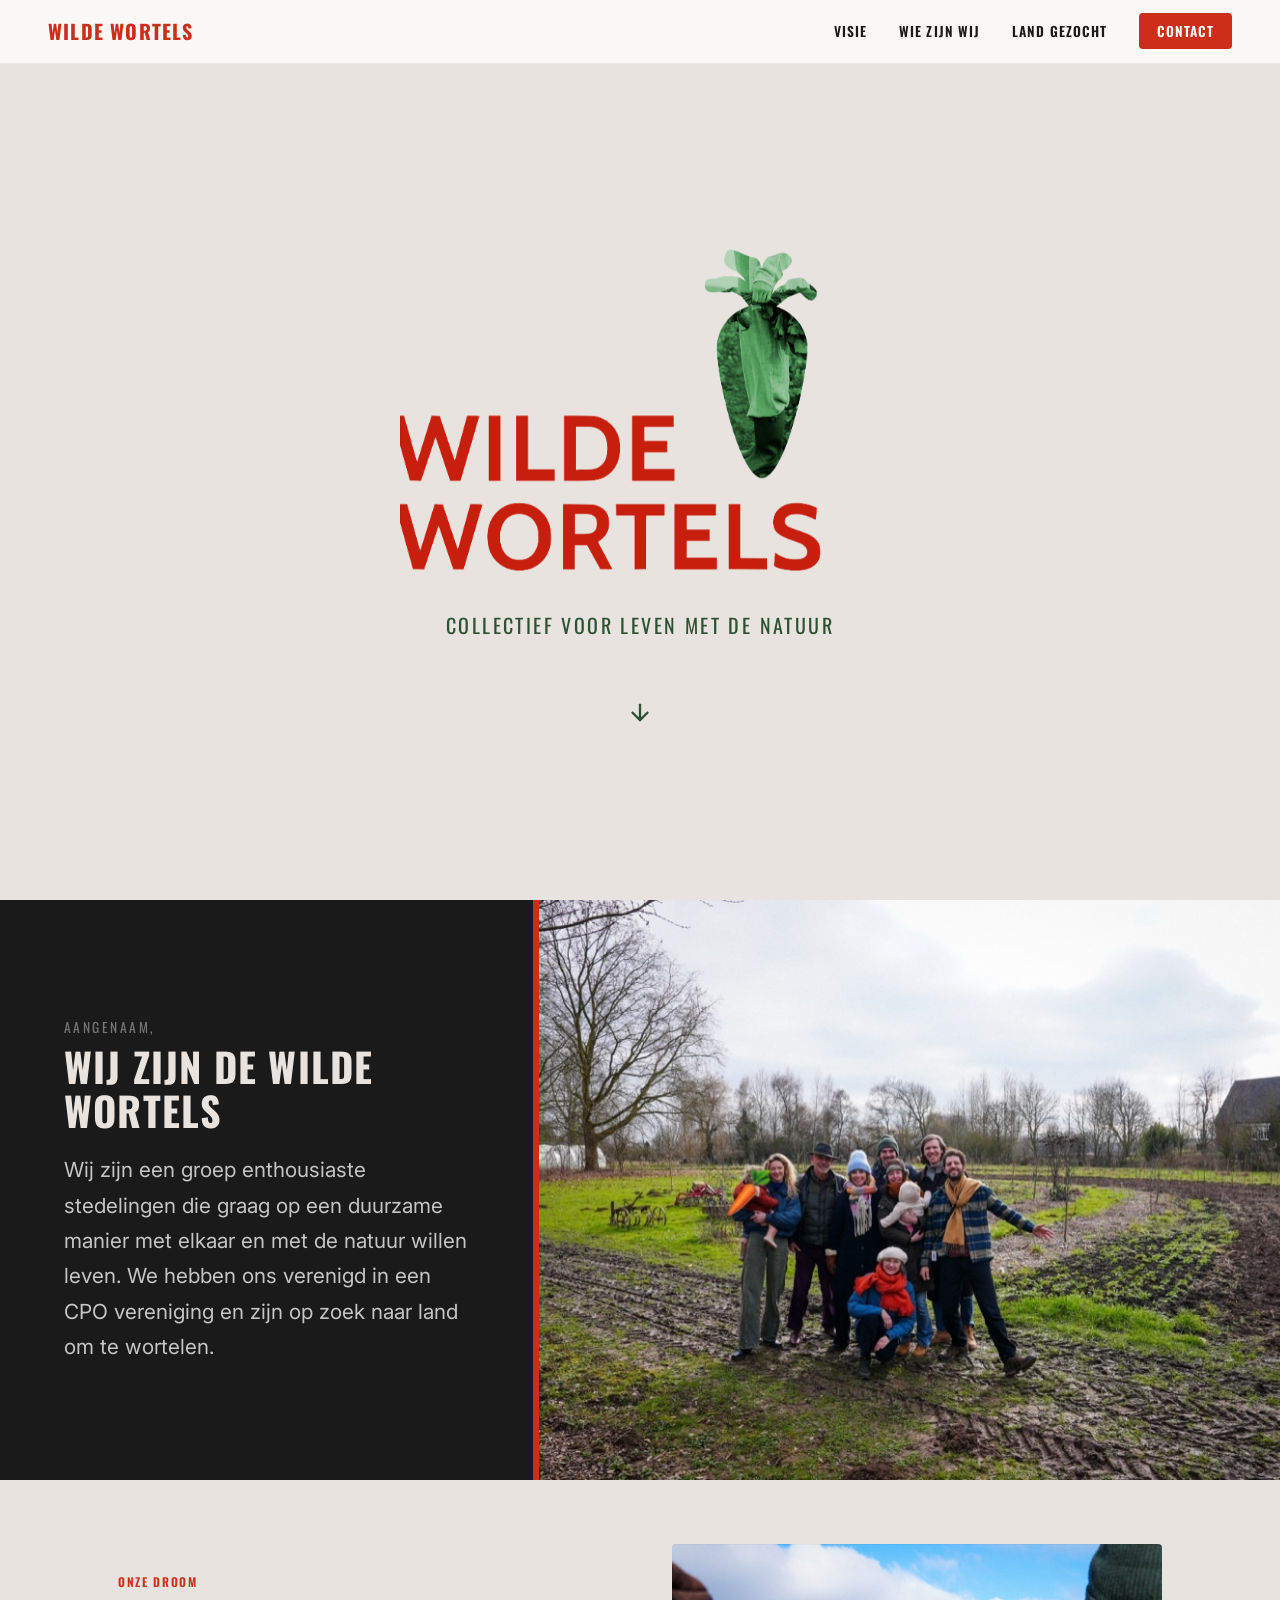
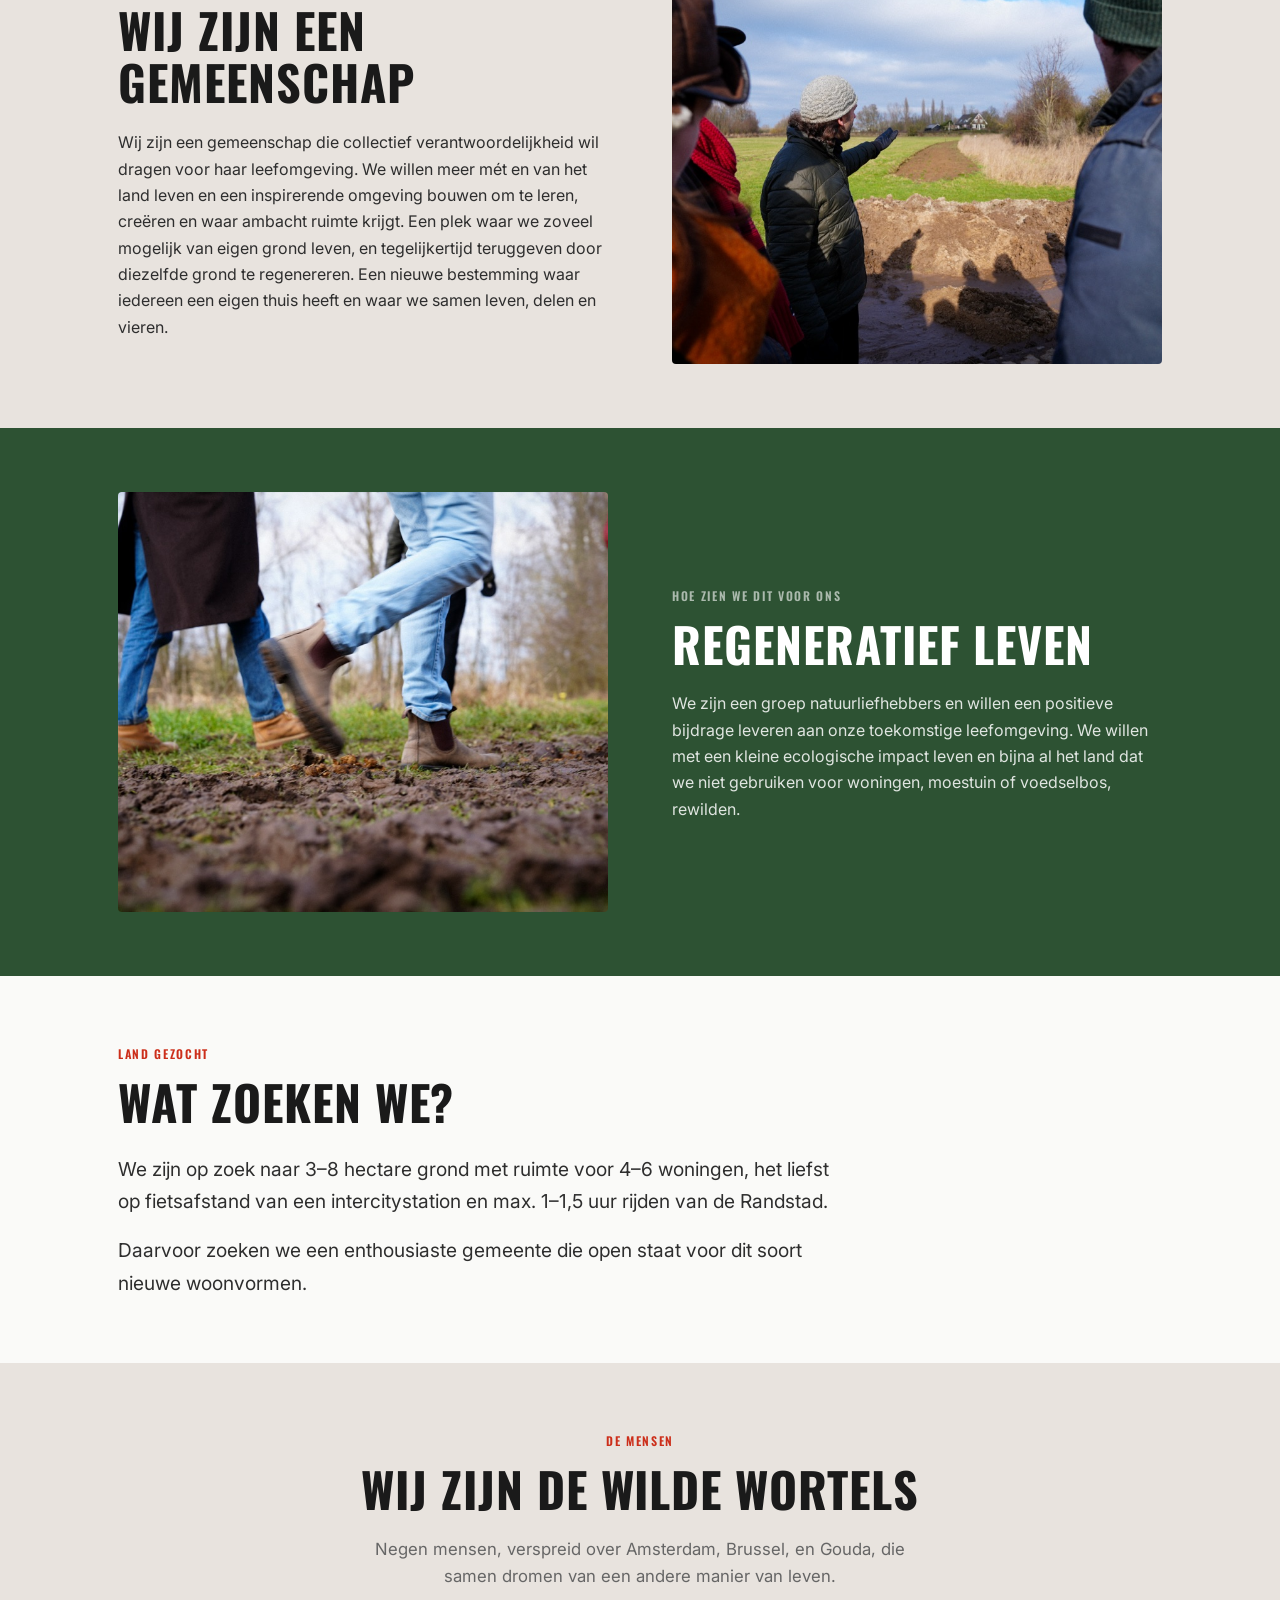
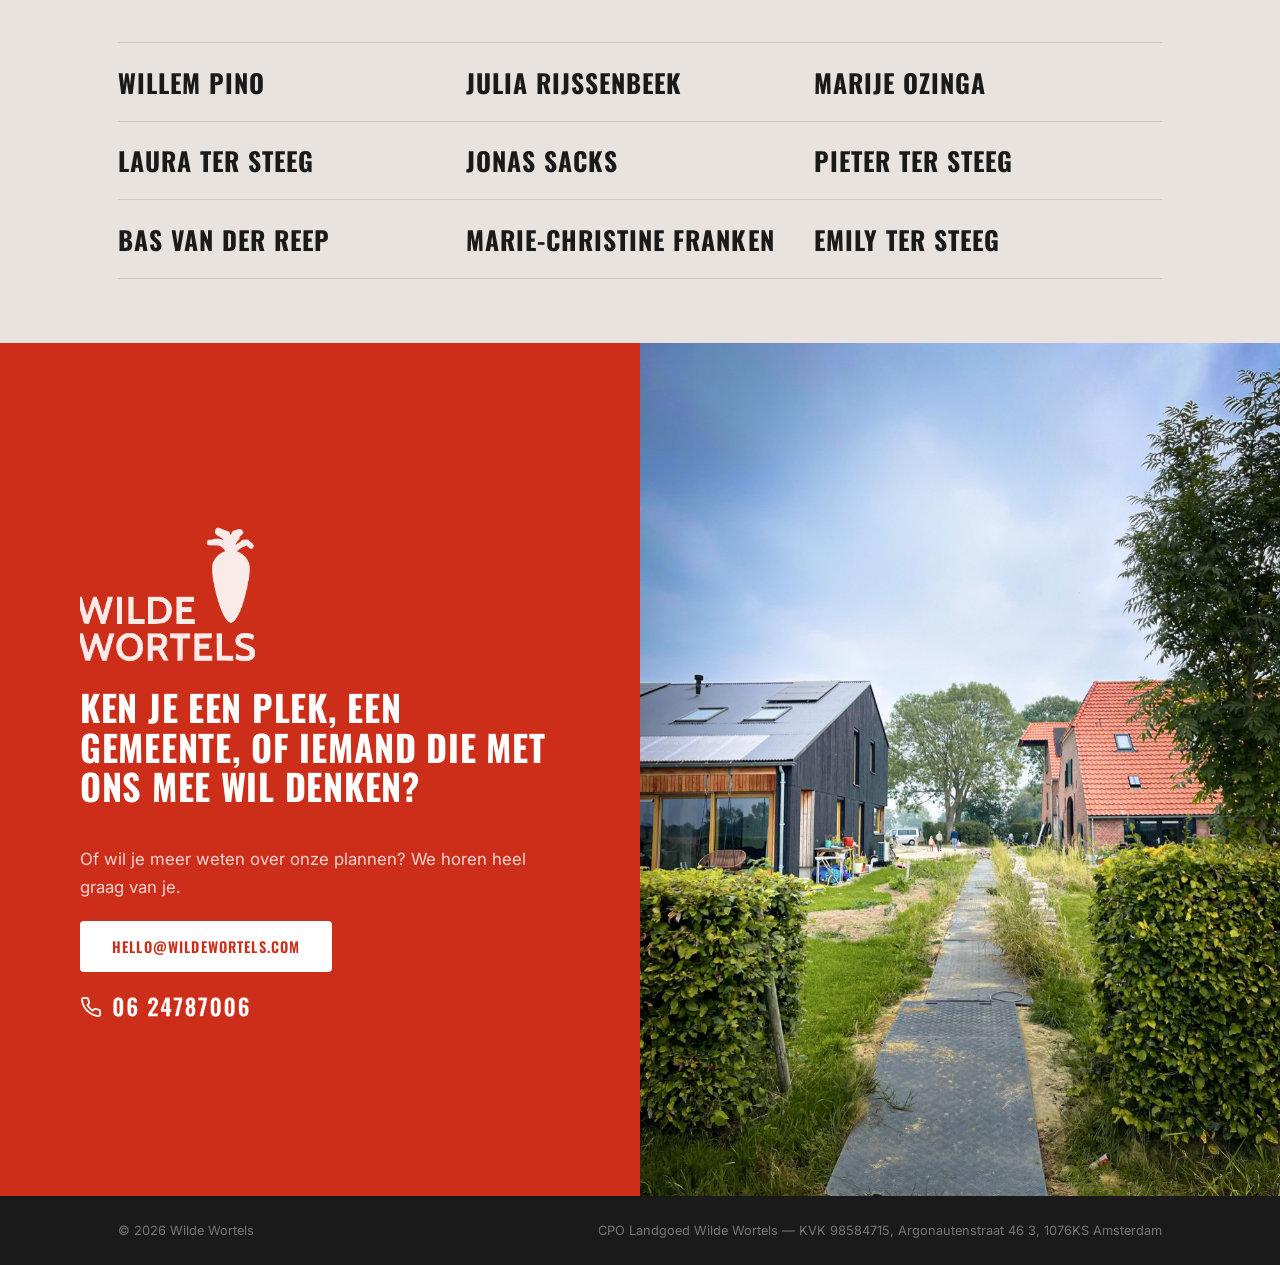
<file: index.html>
<!DOCTYPE html>
<html lang="nl">
<head>
  <meta charset="UTF-8">
  <meta name="viewport" content="width=device-width, initial-scale=1.0">
  <title>Wilde Wortels — Collectief voor leven met de natuur</title>
  <link rel="preconnect" href="https://fonts.googleapis.com">
  <link rel="preconnect" href="https://fonts.gstatic.com" crossorigin>
  <link href="https://fonts.googleapis.com/css2?family=Oswald:wght@400;600;700&family=Inter:wght@400;500;600&display=swap" rel="stylesheet">
  <link rel="icon" href="data:image/svg+xml,<svg xmlns='http://www.w3.org/2000/svg' viewBox='0 0 32 32'><rect width='32' height='32' rx='5' fill='%23CC2E1A'/><text x='16' y='23' text-anchor='middle' font-family='Arial Black,sans-serif' font-weight='900' font-size='15' fill='white'>WW</text></svg>">
  <link rel="stylesheet" href="style.css">
</head>
<body>

  <!-- NAV -->
  <nav class="nav" id="nav">
    <a href="#" class="nav-brand">Wilde Wortels</a>
    <button class="nav-toggle" aria-label="Menu" aria-expanded="false">
      <span></span><span></span><span></span>
    </button>
    <ul class="nav-links">
      <li><a href="#visie">Visie</a></li>
      <li><a href="#wie">Wie zijn wij</a></li>
      <li><a href="#land">Land gezocht</a></li>
<li><a href="#contact" class="nav-cta">Contact</a></li>
    </ul>
  </nav>

  <!-- HERO -->
  <section class="hero">
    <div class="hero-inner">
      <img src="assets/logo.png" alt="Wilde Wortels" class="hero-logo">
      <p class="hero-tagline">Collectief voor leven met de natuur</p>
      <a href="#intro" class="hero-scroll" aria-label="Scroll naar beneden">
        <svg viewBox="0 0 24 24" fill="none" stroke="currentColor" stroke-width="2"><path d="M12 5v14M5 12l7 7 7-7"/></svg>
      </a>
    </div>
  </section>

  <!-- INTRO SPLIT -->
  <section id="intro" class="intro-split">
    <div class="intro-split__text">
      <div class="intro-split__inner">
        <p class="intro-greeting">Aangenaam,</p>
        <h2 class="intro-heading">Wij zijn de Wilde Wortels</h2>
        <p class="lead">Wij zijn een groep enthousiaste stedelingen die graag op een duurzame manier met elkaar en met de natuur willen leven. We hebben ons verenigd in een CPO vereniging en zijn op zoek naar land om te wortelen.</p>
      </div>
    </div>
    <div class="intro-split__image">
      <picture>
        <source media="(min-width: 900px)" srcset="assets/photo-hero-desktop.jpg">
        <img src="assets/photo-hero-mobile.jpg" alt="Wilde Wortels in het veld">
      </picture>
    </div>
  </section>

  <!-- ONZE DROOM -->
  <section id="visie" class="section section--cream">
    <div class="container">
      <div class="two-col">
        <div class="two-col__text">
          <span class="label">Onze droom</span>
          <h2>Wij zijn een gemeenschap</h2>
          <p>Wij zijn een gemeenschap die collectief verantwoordelijkheid wil dragen voor haar leefomgeving. We willen meer mét en van het land leven en een inspirerende omgeving bouwen om te leren, creëren en waar ambacht ruimte krijgt. Een plek waar we zoveel mogelijk van eigen grond leven, en tegelijkertijd teruggeven door diezelfde grond te regenereren. Een nieuwe bestemming waar iedereen een eigen thuis heeft en waar we samen leven, delen en vieren.</p>
        </div>
        <div class="two-col__image">
          <img src="assets/photo-pointer.jpg" alt="Pad in de gemeenschap">
        </div>
      </div>
    </div>
  </section>

  <!-- HOE ZIEN WE DIT VOOR ONS -->
  <section class="section section--green">
    <div class="container">
      <div class="two-col">
        <div class="two-col__image">
          <img src="assets/photo-boots.jpg" alt="Laarzen in de natuur">
        </div>
        <div class="two-col__text two-col__text--light">
          <span class="label label--light">Hoe zien we dit voor ons</span>
          <h2>Regeneratief leven</h2>
          <p>We zijn een groep natuurliefhebbers en willen een positieve bijdrage leveren aan onze toekomstige leefomgeving. We willen met een kleine ecologische impact leven en bijna al het land dat we niet gebruiken voor woningen, moestuin of voedselbos, rewilden.</p>
        </div>
      </div>
    </div>
  </section>

  <!-- WAT ZOEKEN WE -->
  <section id="land" class="section section--white">
    <div class="container">
      <div class="land-statement">
        <span class="label">Land gezocht</span>
        <h2>Wat zoeken we?</h2>
        <p>We zijn op zoek naar 3–8 hectare grond met ruimte voor 4–6 woningen, het liefst op fietsafstand van een intercitystation en max. 1–1,5 uur rijden van de Randstad.</p>
        <p>Daarvoor zoeken we een enthousiaste gemeente die open staat voor dit soort nieuwe woonvormen.</p>
      </div>
    </div>
  </section>

  <!-- DE MENSEN -->
  <section id="wie" class="section section--cream">
    <div class="container">
      <div class="section-header">
        <span class="label">De mensen</span>
        <h2>Wij zijn de Wilde Wortels</h2>
        <p class="section-intro">Negen mensen, verspreid over Amsterdam, Brussel, en Gouda, die samen dromen van een andere manier van leven.</p>
      </div>
      <ul class="names-list">
        <li>Willem Pino</li>
        <li>Julia Rijssenbeek</li>
        <li>Marije Ozinga</li>
        <li>Laura ter Steeg</li>
        <li>Jonas Sacks</li>
        <li>Pieter ter Steeg</li>
        <li>Bas van der Reep</li>
        <li>Marie-Christine Franken</li>
        <li>Emily ter Steeg</li>
      </ul>
    </div>
  </section>

  <!-- CONTACT -->
  <section id="contact" class="section--red">
    <div class="contact-split">
      <div class="contact-content">
        <div class="contact-inner">
          <img src="assets/logo.png" alt="Wilde Wortels" class="contact-logo">
          <h2>Ken je een plek, een gemeente, of iemand die met ons mee wil denken?</h2>
          <p>Of wil je meer weten over onze plannen? We horen heel graag van je.</p>
          <a href="mailto:hello@wildewortels.com" class="btn btn--white">hello@wildewortels.com</a>
          <div class="contact-phone">
            <svg class="contact-phone__icon" width="22" height="22" viewBox="0 0 24 24" fill="none" stroke="#ffffff" stroke-width="2" stroke-linecap="round" stroke-linejoin="round" aria-hidden="true">
              <path d="M22 16.92v3a2 2 0 0 1-2.18 2 19.79 19.79 0 0 1-8.63-3.07 19.5 19.5 0 0 1-6-6 19.79 19.79 0 0 1-3.07-8.67A2 2 0 0 1 4.11 2h3a2 2 0 0 1 2 1.72 12.84 12.84 0 0 0 .7 2.81 2 2 0 0 1-.45 2.11L8.09 9.91a16 16 0 0 0 6 6l1.27-1.27a2 2 0 0 1 2.11-.45 12.84 12.84 0 0 0 2.81.7A2 2 0 0 1 22 16.92z"/>
            </svg>
            <img src="assets/phone-number.png" alt="Telefoonnummer" class="contact-phone__number" width="138" height="22">
          </div>
        </div>
      </div>
      <div class="contact-photo">
        <img src="assets/photo-houses-path.jpg" alt="Pad langs de woningen">
      </div>
    </div>
  </section>

  <!-- FOOTER -->
  <footer class="footer">
    <div class="container footer-inner">
      <span>© 2026 Wilde Wortels</span>
      <span>CPO Landgoed Wilde Wortels &mdash; KVK 98584715, Argonautenstraat 46 3, 1076KS Amsterdam</span>
    </div>
  </footer>

  <script src="main.js"></script>
</body>
</html>
</file>
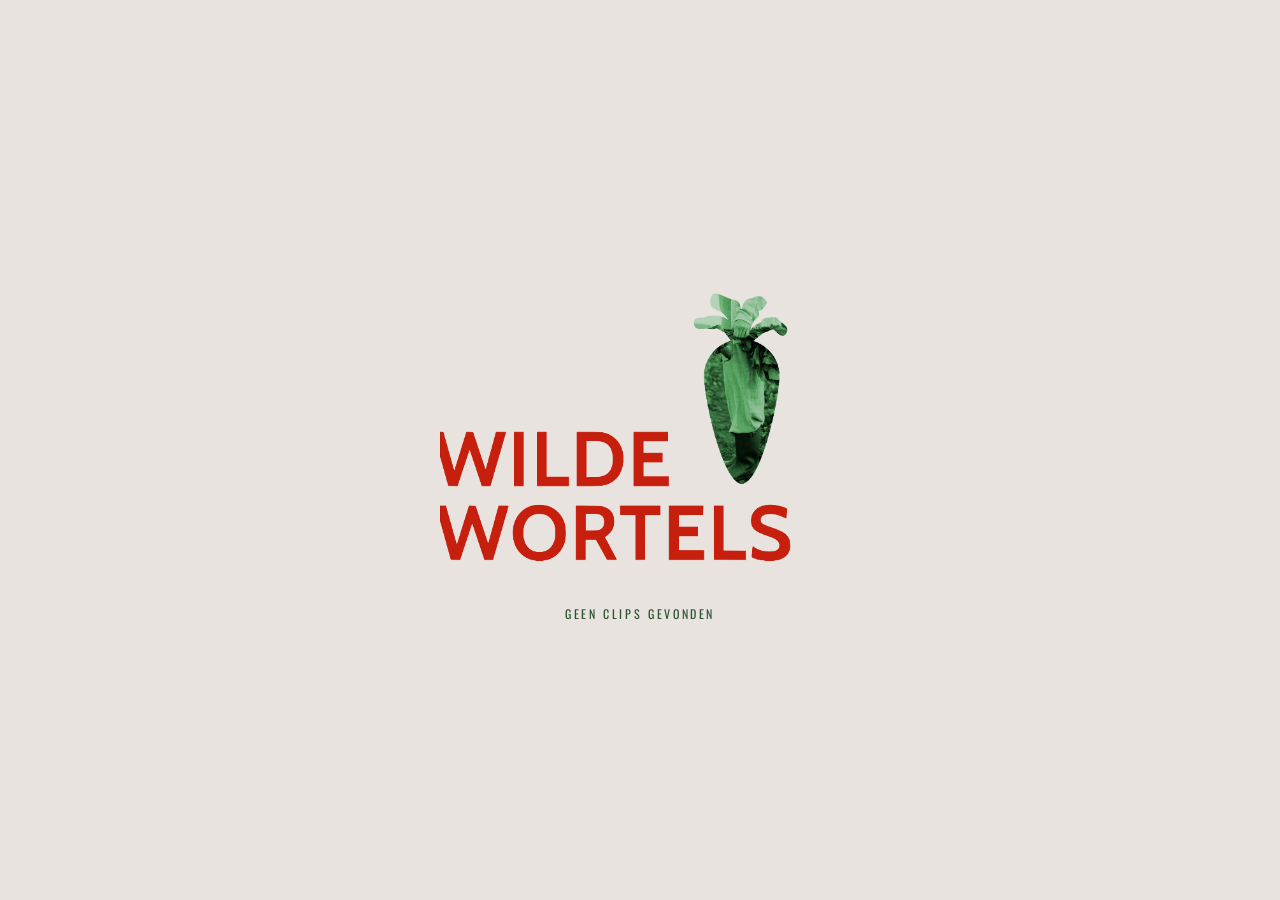
<file: player.html>
<!DOCTYPE html>
<html lang="nl">
<head>
  <meta charset="UTF-8">
  <meta name="viewport" content="width=device-width, initial-scale=1.0">
  <title>Wilde Wortels — Film</title>
  <link rel="preconnect" href="https://fonts.googleapis.com">
  <link rel="preconnect" href="https://fonts.gstatic.com" crossorigin>
  <link href="https://fonts.googleapis.com/css2?family=Oswald:wght@400;600;700&family=Inter:wght@400;500;600&display=swap" rel="stylesheet">
  <link rel="icon" href="data:image/svg+xml,<svg xmlns='http://www.w3.org/2000/svg' viewBox='0 0 32 32'><rect width='32' height='32' rx='5' fill='%23CC2E1A'/><text x='16' y='23' text-anchor='middle' font-family='Arial Black,sans-serif' font-weight='900' font-size='15' fill='white'>WW</text></svg>">
  <style>
    *, *::before, *::after { box-sizing: border-box; margin: 0; padding: 0; }

    :root {
      --red:   #CC2E1A;
      --green: #2D5233;
      --cream: #E8E3DE;
    }

    html, body {
      width: 100%; height: 100%;
      background: #000;
      overflow: hidden;
      font-family: 'Oswald', sans-serif;
    }

    /* ── Video ─────────────────────────────────────────── */
    #player {
      position: fixed;
      inset: 0;
      width: 100%; height: 100%;
      object-fit: cover;
      z-index: 0;
    }

    /* ── Start overlay ─────────────────────────────────── */
    #start-overlay {
      position: fixed;
      inset: 0;
      z-index: 20;
      background: var(--cream);
      display: flex;
      flex-direction: column;
      align-items: center;
      justify-content: center;
      gap: 2rem;
      cursor: pointer;
      transition: opacity 0.5s ease;
    }

    #start-overlay.hidden {
      opacity: 0;
      pointer-events: none;
    }

    .start-logo {
      width: clamp(240px, 40vw, 400px);
      animation: fadeUp 0.8s ease both;
    }

    .start-hint {
      font-size: 0.75rem;
      font-weight: 400;
      letter-spacing: 0.22em;
      text-transform: uppercase;
      color: var(--green);
      opacity: 0.65;
      animation: fadeUp 0.8s 0.2s ease both;
    }

    /* ── Back link ─────────────────────────────────────── */
    .back-link {
      position: fixed;
      top: 1.5rem;
      left: 1.75rem;
      z-index: 10;
      font-size: 0.72rem;
      font-weight: 600;
      letter-spacing: 0.12em;
      text-transform: uppercase;
      color: rgba(255,255,255,0.45);
      text-decoration: none;
      transition: color 0.2s;
    }

    .back-link:hover { color: rgba(255,255,255,0.9); }

    /* ── Clip name ─────────────────────────────────────── */
    #clip-name {
      position: fixed;
      bottom: 2rem;
      left: 2rem;
      z-index: 10;
      font-size: 0.75rem;
      font-weight: 400;
      letter-spacing: 0.16em;
      text-transform: uppercase;
      color: rgba(255,255,255,0.65);
      opacity: 0;
      transform: translateY(5px);
      transition: opacity 0.5s ease, transform 0.5s ease;
      pointer-events: none;
      max-width: calc(100vw - 120px);
      white-space: nowrap;
      overflow: hidden;
      text-overflow: ellipsis;
    }

    #clip-name.visible {
      opacity: 1;
      transform: translateY(0);
    }

    /* ── Audio toggle ──────────────────────────────────── */
    #audio-toggle {
      position: fixed;
      bottom: 1.75rem;
      right: 1.75rem;
      z-index: 10;
      width: 40px;
      height: 40px;
      background: none;
      border: 1px solid rgba(255,255,255,0.22);
      border-radius: 50%;
      display: flex;
      align-items: center;
      justify-content: center;
      cursor: pointer;
      color: rgba(255,255,255,0.55);
      transition: border-color 0.2s, color 0.2s;
    }

    #audio-toggle:hover {
      border-color: rgba(255,255,255,0.6);
      color: rgba(255,255,255,0.9);
    }

    #audio-toggle svg { width: 17px; height: 17px; }

    /* ── Empty state ───────────────────────────────────── */
    #empty-state {
      position: fixed;
      inset: 0;
      z-index: 5;
      display: none;
      flex-direction: column;
      align-items: center;
      justify-content: center;
      gap: 1rem;
      text-align: center;
      padding: 2rem;
    }

    #empty-state.visible { display: flex; }

    #empty-state p {
      font-size: 0.8rem;
      letter-spacing: 0.1em;
      text-transform: uppercase;
      color: rgba(255,255,255,0.3);
      line-height: 1.8;
    }

    #empty-state code {
      font-family: monospace;
      background: rgba(255,255,255,0.07);
      padding: 0.2rem 0.55rem;
      border-radius: 3px;
      font-size: 0.78rem;
      letter-spacing: 0;
      text-transform: none;
    }

    @keyframes fadeUp {
      from { opacity: 0; transform: translateY(14px); }
      to   { opacity: 1; transform: translateY(0); }
    }
  </style>
</head>
<body>

  <video id="player" playsinline preload="auto"></video>
  <audio id="audio" loop preload="auto"></audio>

  <div id="start-overlay">
    <img src="assets/logo.png" alt="Wilde Wortels" class="start-logo">
    <p class="start-hint">Klik om te beginnen</p>
  </div>

  <div id="empty-state">
    <p>
      Geen clips gevonden.<br>
      Voeg <code>.mp4</code> bestanden toe aan <code>clips/</code><br>
      en draai <code>node generate-manifest.js</code>
    </p>
  </div>

  <a href="index.html" class="back-link">← Wilde Wortels</a>
  <div id="clip-name"></div>

  <button id="audio-toggle" aria-label="Geluid aan/uit">
    <svg id="icon-on" viewBox="0 0 24 24" fill="none" stroke="currentColor" stroke-width="2" stroke-linecap="round" stroke-linejoin="round">
      <polygon points="11 5 6 9 2 9 2 15 6 15 11 19 11 5"/>
      <path d="M15.54 8.46a5 5 0 0 1 0 7.07"/>
      <path d="M19.07 4.93a10 10 0 0 1 0 14.14"/>
    </svg>
    <svg id="icon-off" viewBox="0 0 24 24" fill="none" stroke="currentColor" stroke-width="2" stroke-linecap="round" stroke-linejoin="round" style="display:none">
      <polygon points="11 5 6 9 2 9 2 15 6 15 11 19 11 5"/>
      <line x1="23" y1="9" x2="17" y2="15"/>
      <line x1="17" y1="9" x2="23" y2="15"/>
    </svg>
  </button>

  <script>
    const video       = document.getElementById('player');
    const audio       = document.getElementById('audio');
    const overlay     = document.getElementById('start-overlay');
    const emptyState  = document.getElementById('empty-state');
    const clipNameEl  = document.getElementById('clip-name');
    const audioToggle = document.getElementById('audio-toggle');
    const iconOn      = document.getElementById('icon-on');
    const iconOff     = document.getElementById('icon-off');

    let clips = [];
    let index = 0;
    let nameTimer = null;

    function shuffle(arr) {
      const a = [...arr];
      for (let i = a.length - 1; i > 0; i--) {
        const j = Math.floor(Math.random() * (i + 1));
        [a[i], a[j]] = [a[j], a[i]];
      }
      return a;
    }

    function cleanName(filename) {
      return filename
        .replace(/\.[^.]+$/, '')         // strip extension
        .replace(/^\d+\s*[._\-]?\s*/, '') // strip leading number prefix
        .replace(/[-_]/g, ' ')            // separators → spaces
        .trim();
    }

    function showName(name) {
      clearTimeout(nameTimer);
      clipNameEl.textContent = name;
      clipNameEl.classList.add('visible');
      nameTimer = setTimeout(() => clipNameEl.classList.remove('visible'), 3500);
    }

    function playAt(i) {
      index = ((i % clips.length) + clips.length) % clips.length;
      video.src = 'clips/' + clips[index];
      video.load();
      video.play().catch(() => {});
      showName(cleanName(clips[index]));
    }

    video.addEventListener('ended', () => {
      const next = index + 1;
      if (next >= clips.length) clips = shuffle(clips); // re-shuffle on loop
      playAt(next);
    });

    function start() {
      overlay.classList.add('hidden');
      if (clips.length === 0) {
        emptyState.classList.add('visible');
        return;
      }
      playAt(0);
      // Set audio src only if audio/ folder has a file (graceful fallback)
      if (!audio.src || audio.src === window.location.href) {
        audio.src = 'audio/soundtrack.mp3';
      }
      audio.play().catch(() => {});
    }

    overlay.addEventListener('click', start);

    audioToggle.addEventListener('click', () => {
      audio.muted = !audio.muted;
      iconOn.style.display  = audio.muted ? 'none' : '';
      iconOff.style.display = audio.muted ? '' : 'none';
    });

    // Load manifest
    fetch('clips.json')
      .then(r => r.json())
      .then(data => {
        clips = shuffle(data.filter(f => typeof f === 'string' && f.length > 0));
        if (clips.length === 0) {
          overlay.querySelector('.start-hint').textContent = 'Geen clips gevonden';
        }
      })
      .catch(() => {
        overlay.querySelector('.start-hint').textContent = 'Fout bij laden clips';
      });
  </script>

</body>
</html>
</file>
<file: style.css>
/* ─── Variables ─────────────────────────────────────────────────── */
:root {
  --red:    #CC2E1A;
  --green:  #2D5233;
  --cream:  #E8E3DE;
  --white:  #FAFAF8;
  --dark:   #1A1A1A;
  --text:   #2E2E2E;
  --muted:  #666;

  --font-head: 'Oswald', sans-serif;
  --font-body: 'Inter', sans-serif;

  --radius: 4px;
  --max-w: 1140px;
  --gap: clamp(2rem, 5vw, 4rem);
}

/* ─── Reset ─────────────────────────────────────────────────────── */
*, *::before, *::after { box-sizing: border-box; margin: 0; padding: 0; }
html { scroll-behavior: smooth; }
img { display: block; max-width: 100%; height: auto; }
a { color: inherit; text-decoration: none; }
ul { list-style: none; }

/* ─── Base ───────────────────────────────────────────────────────── */
body {
  font-family: var(--font-body);
  font-size: 1rem;
  line-height: 1.65;
  color: var(--text);
  background: var(--white);
  -webkit-font-smoothing: antialiased;
}

/* ─── Typography ─────────────────────────────────────────────────── */
h2 {
  font-family: var(--font-head);
  font-size: clamp(2rem, 4vw, 3rem);
  font-weight: 700;
  line-height: 1.1;
  text-transform: uppercase;
  letter-spacing: 0.02em;
  color: var(--dark);
  margin-bottom: 1.25rem;
}

h3 {
  font-family: var(--font-head);
  font-size: 1.25rem;
  font-weight: 600;
  text-transform: uppercase;
  letter-spacing: 0.05em;
  color: var(--dark);
  margin-bottom: 1rem;
  border-bottom: 2px solid var(--red);
  padding-bottom: 0.5rem;
}

h4 {
  font-family: var(--font-head);
  font-size: 1.05rem;
  font-weight: 600;
  text-transform: uppercase;
  letter-spacing: 0.04em;
  color: var(--dark);
  margin-bottom: 0.35rem;
}

p { margin-bottom: 1rem; }
p:last-child { margin-bottom: 0; }

small { font-size: 0.825rem; color: var(--muted); }

strong { font-weight: 600; }

.label {
  display: inline-block;
  font-family: var(--font-head);
  font-size: 0.75rem;
  font-weight: 600;
  letter-spacing: 0.14em;
  text-transform: uppercase;
  color: var(--red);
  margin-bottom: 0.75rem;
}

.label--light { color: rgba(255,255,255,0.7); }

.lead {
  font-size: clamp(1.1rem, 2vw, 1.3rem);
  line-height: 1.7;
  color: var(--dark);
  max-width: 780px;
  margin: 0 auto;
  text-align: center;
}

/* ─── Layout ─────────────────────────────────────────────────────── */
.container {
  width: 100%;
  max-width: var(--max-w);
  margin: 0 auto;
  padding: 0 clamp(1.25rem, 5vw, 3rem);
}

.section {
  padding: var(--gap) 0;
}

.section--cream  { background: var(--cream); }
.section--white  { background: var(--white); }
.section--green  { background: var(--green); }
.section--red    { background: var(--red); }

.section-header {
  text-align: center;
  margin-bottom: clamp(2rem, 4vw, 3.5rem);
}

.section-intro {
  font-size: 1.05rem;
  color: var(--muted);
  max-width: 560px;
  margin: 0 auto;
}

/* ─── Navigation ─────────────────────────────────────────────────── */
.nav {
  position: fixed;
  top: 0; left: 0; right: 0;
  z-index: 100;
  display: flex;
  align-items: center;
  justify-content: space-between;
  padding: 0 clamp(1.25rem, 5vw, 3rem);
  height: 64px;
  background: rgba(250, 250, 248, 0.92);
  backdrop-filter: blur(12px);
  border-bottom: 1px solid rgba(0,0,0,0.06);
  transition: box-shadow 0.2s;
}

.nav.scrolled { box-shadow: 0 2px 16px rgba(0,0,0,0.08); }

.nav-brand {
  font-family: var(--font-head);
  font-size: 1.25rem;
  font-weight: 700;
  text-transform: uppercase;
  letter-spacing: 0.06em;
  color: var(--red);
}

.nav-links {
  display: flex;
  align-items: center;
  gap: 2rem;
}

.nav-links li a {
  font-family: var(--font-head);
  font-size: 0.85rem;
  font-weight: 600;
  letter-spacing: 0.08em;
  text-transform: uppercase;
  color: var(--dark);
  transition: color 0.15s;
}

.nav-links li a:hover { color: var(--red); }

.nav-cta {
  background: var(--red);
  color: #fff !important;
  padding: 0.5rem 1.1rem;
  border-radius: var(--radius);
  transition: background 0.15s !important;
}

.nav-cta:hover { background: #a82415 !important; }

.nav-toggle {
  display: none;
  flex-direction: column;
  justify-content: center;
  gap: 5px;
  background: none;
  border: none;
  cursor: pointer;
  padding: 4px;
}

.nav-toggle span {
  display: block;
  width: 24px;
  height: 2px;
  background: var(--dark);
  border-radius: 2px;
  transition: transform 0.2s, opacity 0.2s;
}

/* ─── Hero ───────────────────────────────────────────────────────── */
.hero {
  min-height: 100svh;
  background: var(--cream);
  display: flex;
  align-items: center;
  justify-content: center;
  padding-top: 64px;
}

.hero-inner {
  display: flex;
  flex-direction: column;
  align-items: center;
  gap: 1.5rem;
  text-align: center;
  padding: 2rem;
}

.hero-logo {
  width: clamp(260px, 50vw, 480px);
  animation: fadeUp 0.8s ease both;
}

.hero-tagline {
  font-family: var(--font-head);
  font-size: clamp(1rem, 2vw, 1.25rem);
  font-weight: 400;
  letter-spacing: 0.12em;
  text-transform: uppercase;
  color: var(--green);
  margin: 0;
  animation: fadeUp 0.8s 0.15s ease both;
}

.hero-scroll {
  margin-top: 2rem;
  color: var(--green);
  opacity: 0.6;
  transition: opacity 0.2s, transform 0.2s;
  animation: fadeUp 0.8s 0.3s ease both;
}

.hero-scroll svg { width: 28px; height: 28px; }
.hero-scroll:hover { opacity: 1; transform: translateY(4px); }

/* ─── Intro split (dark text + photo, full-bleed) ────────────────── */
.intro-split {
  display: grid;
  grid-template-columns: 5fr 7fr;
  min-height: clamp(440px, 52vw, 580px);
}

.intro-split__text {
  background: var(--dark);
  display: flex;
  align-items: center;
  padding: clamp(2.5rem, 5vw, 4.5rem) clamp(1.5rem, 5vw, 4.5rem);
}

.intro-split__inner {
  max-width: 520px;
}

.intro-split__image {
  overflow: hidden;
  border-left: 6px solid var(--red);
}

.intro-split__image picture,
.intro-split__image img {
  display: block;
  width: 100%;
  height: 100%;
  object-fit: cover;
  object-position: center;
}

.intro-greeting {
  font-family: var(--font-head);
  font-size: 0.85rem;
  font-weight: 400;
  letter-spacing: 0.18em;
  text-transform: uppercase;
  color: rgba(255,255,255,0.4);
  margin-bottom: 0.4rem;
}

.intro-heading {
  font-family: var(--font-head);
  font-size: clamp(1.75rem, 3.5vw, 2.5rem);
  font-weight: 700;
  text-transform: uppercase;
  letter-spacing: 0.03em;
  color: var(--cream);
  margin-bottom: 1.25rem;
}

.intro-split .lead {
  color: rgba(255,255,255,0.75);
  max-width: none;
  margin: 0;
  text-align: left;
}

/* ─── Two-column ─────────────────────────────────────────────────── */
.two-col {
  display: grid;
  grid-template-columns: 1fr 1fr;
  gap: clamp(2rem, 5vw, 4rem);
  align-items: center;
}

.two-col--reverse { direction: rtl; }
.two-col--reverse > * { direction: ltr; }

.two-col__image img {
  width: 100%;
  height: 420px;
  object-fit: cover;
  border-radius: var(--radius);
}

.two-col__text h2 { color: var(--dark); }
.two-col__text--light h2 { color: #fff; }
.two-col__text--light p  { color: rgba(255,255,255,0.85); }
.two-col__text--light .label { color: rgba(255,255,255,0.6); }

/* ─── Feature list ───────────────────────────────────────────────── */
.feature-list {
  margin-top: 1.5rem;
  display: flex;
  flex-direction: column;
  gap: 0.5rem;
}

.feature-list li {
  padding-left: 1.25rem;
  position: relative;
  color: rgba(255,255,255,0.85);
  font-size: 0.95rem;
}

.feature-list li::before {
  content: '→';
  position: absolute;
  left: 0;
  color: rgba(255,255,255,0.4);
  font-size: 0.85rem;
}

/* ─── Names list ─────────────────────────────────────────────────── */
.names-list {
  display: grid;
  grid-template-columns: repeat(auto-fill, minmax(300px, 1fr));
  list-style: none;
  border-top: 1px solid rgba(0,0,0,0.1);
}

.names-list li {
  font-family: var(--font-head);
  font-size: clamp(1.2rem, 2.5vw, 1.6rem);
  font-weight: 700;
  text-transform: uppercase;
  letter-spacing: 0.04em;
  color: var(--dark);
  padding: 1.1rem 0;
  border-bottom: 1px solid rgba(0,0,0,0.1);
}

/* ─── Land statement ─────────────────────────────────────────────── */
.land-statement {
  max-width: 720px;
}

.land-statement h2 { margin-bottom: 1.5rem; }

.land-statement p {
  font-size: clamp(1.05rem, 2vw, 1.2rem);
  line-height: 1.7;
  color: var(--text);
}

/* ─── Values ─────────────────────────────────────────────────────── */
.values {
  display: flex;
  flex-wrap: wrap;
  gap: 0.75rem;
  justify-content: center;
  margin-bottom: 2.5rem;
}

.values span {
  font-family: var(--font-head);
  font-size: clamp(0.9rem, 1.5vw, 1.1rem);
  font-weight: 600;
  text-transform: uppercase;
  letter-spacing: 0.06em;
  padding: 0.5rem 1rem;
  border: 2px solid var(--red);
  border-radius: 100px;
  color: var(--dark);
  transition: background 0.15s, color 0.15s;
  cursor: default;
}

.values span:hover {
  background: var(--red);
  color: #fff;
}

.values-text {
  max-width: 640px;
  margin: 0 auto;
  text-align: center;
  color: var(--muted);
  font-size: 0.95rem;
}

/* ─── Timeline ───────────────────────────────────────────────────── */
.timeline {
  display: flex;
  flex-direction: column;
  gap: 0;
  max-width: 680px;
  margin: 0 auto;
  position: relative;
}

.timeline::before {
  content: '';
  position: absolute;
  left: 10px;
  top: 12px;
  bottom: 0;
  width: 2px;
  background: rgba(0,0,0,0.1);
}

.timeline__item {
  display: flex;
  gap: 1.5rem;
  padding-bottom: 2rem;
  position: relative;
}

.timeline__dot {
  width: 22px;
  height: 22px;
  border-radius: 50%;
  border: 2px solid rgba(0,0,0,0.15);
  background: var(--cream);
  flex-shrink: 0;
  margin-top: 2px;
  position: relative;
  z-index: 1;
  transition: background 0.2s, border-color 0.2s;
}

.timeline__item--done .timeline__dot {
  background: var(--green);
  border-color: var(--green);
}

.timeline__item--active .timeline__dot {
  background: var(--red);
  border-color: var(--red);
  box-shadow: 0 0 0 4px rgba(204, 46, 26, 0.2);
}

.timeline__content h4 { color: var(--dark); }
.timeline__content p  { font-size: 0.9rem; color: var(--muted); }

.timeline__item--done .timeline__content h4 { color: var(--green); }
.timeline__item--active .timeline__content h4 { color: var(--red); }

/* ─── Contact ────────────────────────────────────────────────────── */
.contact-split {
  display: grid;
  grid-template-columns: 1fr 1fr;
  min-height: 560px;
}

.contact-content {
  background: var(--red);
  display: flex;
  align-items: center;
  justify-content: center;
  padding: var(--gap) clamp(1.25rem, 6vw, 4rem);
}

.contact-inner {
  display: flex;
  flex-direction: column;
  align-items: flex-start;
  gap: 1.25rem;
  max-width: 480px;
}

.contact-photo {
  overflow: hidden;
}

.contact-photo img {
  width: 100%;
  height: 100%;
  object-fit: cover;
}

.contact-logo {
  width: 200px;
  filter: brightness(0) invert(1);
  opacity: 0.9;
}

.contact-inner h2 {
  color: #fff;
  font-size: clamp(1.6rem, 3vw, 2.25rem);
}

.contact-inner p {
  color: rgba(255,255,255,0.8);
  font-size: 1.05rem;
  margin: 0;
}

/* ─── Button ─────────────────────────────────────────────────────── */
.btn {
  display: inline-block;
  font-family: var(--font-head);
  font-size: 0.9rem;
  font-weight: 600;
  letter-spacing: 0.08em;
  text-transform: uppercase;
  padding: 0.85rem 2rem;
  border-radius: var(--radius);
  transition: background 0.15s, color 0.15s, transform 0.1s;
}

.btn--white {
  background: #fff;
  color: var(--red);
}

.btn--white:hover {
  background: var(--cream);
  transform: translateY(-1px);
}

/* ─── Contact phone (number as image, not scrapable text) ────────── */
.contact-phone {
  display: flex;
  align-items: center;
  gap: 0.65rem;
  margin-top: 0.25rem;
}

.contact-phone__icon {
  width: 22px;
  height: 22px;
  color: #fff;
  flex: none;
}

.contact-phone__number {
  height: 22px;
  width: auto;
  display: block;
}

/* ─── Footer ─────────────────────────────────────────────────────── */
.footer {
  background: var(--dark);
  padding: 1.5rem 0;
}

.footer-inner {
  display: flex;
  justify-content: space-between;
  align-items: center;
  font-size: 0.8rem;
  color: rgba(255,255,255,0.4);
}

/* ─── Lockscreen ─────────────────────────────────────────────────── */
.lockscreen {
  position: fixed;
  inset: 0;
  z-index: 9999;
  background: var(--cream);
  display: flex;
  align-items: center;
  justify-content: center;
}

.lockscreen__box {
  display: flex;
  flex-direction: column;
  align-items: center;
  gap: 2.5rem;
  padding: 2rem;
  text-align: center;
}

.lockscreen__logo {
  width: clamp(220px, 40vw, 340px);
}

.lockscreen__form {
  display: flex;
  flex-direction: column;
  align-items: center;
  gap: 0.875rem;
  width: 100%;
  max-width: 300px;
}

.lockscreen__form input {
  width: 100%;
  padding: 0.875rem 1.25rem;
  font-family: var(--font-body);
  font-size: 1rem;
  border: 2px solid rgba(0,0,0,0.12);
  border-radius: var(--radius);
  background: var(--white);
  text-align: center;
  letter-spacing: 0.12em;
  outline: none;
  transition: border-color 0.15s;
}

.lockscreen__form input:focus {
  border-color: var(--green);
}

.lockscreen__form input.shake {
  animation: shake 0.4s ease;
  border-color: var(--red);
}

.lockscreen__form button {
  font-family: var(--font-head);
  font-size: 0.9rem;
  font-weight: 600;
  letter-spacing: 0.08em;
  text-transform: uppercase;
  padding: 0.85rem 2.5rem;
  background: var(--red);
  color: #fff;
  border: none;
  border-radius: var(--radius);
  cursor: pointer;
  transition: background 0.15s, transform 0.1s;
}

.lockscreen__form button:hover { background: #a82415; transform: translateY(-1px); }

.lockscreen__error {
  color: var(--red);
  font-size: 0.85rem;
  display: none;
  margin: 0;
}

/* ─── Animation ──────────────────────────────────────────────────── */
@keyframes fadeUp {
  from { opacity: 0; transform: translateY(20px); }
  to   { opacity: 1; transform: translateY(0); }
}

@keyframes shake {
  0%, 100% { transform: translateX(0); }
  20%       { transform: translateX(-8px); }
  40%       { transform: translateX(8px); }
  60%       { transform: translateX(-5px); }
  80%       { transform: translateX(5px); }
}

/* ─── Responsive ─────────────────────────────────────────────────── */
@media (max-width: 768px) {
  .nav-links {
    display: none;
    position: absolute;
    top: 64px; left: 0; right: 0;
    background: var(--white);
    border-bottom: 1px solid rgba(0,0,0,0.08);
    flex-direction: column;
    padding: 1.5rem 2rem;
    gap: 1.25rem;
  }

  .nav-links.open { display: flex; }

  .nav-toggle { display: flex; }

  .two-col,
  .two-col--reverse {
    grid-template-columns: 1fr;
    direction: ltr;
  }

  .two-col__image { order: -1; }
  .two-col__image img { height: 260px; }

  .two-col--reverse .two-col__image { order: -1; }

  .timeline::before { left: 10px; }

  .footer-inner { flex-direction: column; gap: 0.4rem; text-align: center; }
  .names-list { grid-template-columns: 1fr; }

  .intro-split {
    grid-template-columns: 1fr;
    min-height: 0;
  }

  .intro-split__image {
    height: 280px;
    order: -1;
    border-left: 0;
    border-bottom: 6px solid var(--red);
  }

  .contact-split {
    grid-template-columns: 1fr;
  }

  .contact-photo {
    height: 280px;
    order: -1;
  }

  .contact-inner {
    align-items: center;
    text-align: center;
  }
}
</file>
